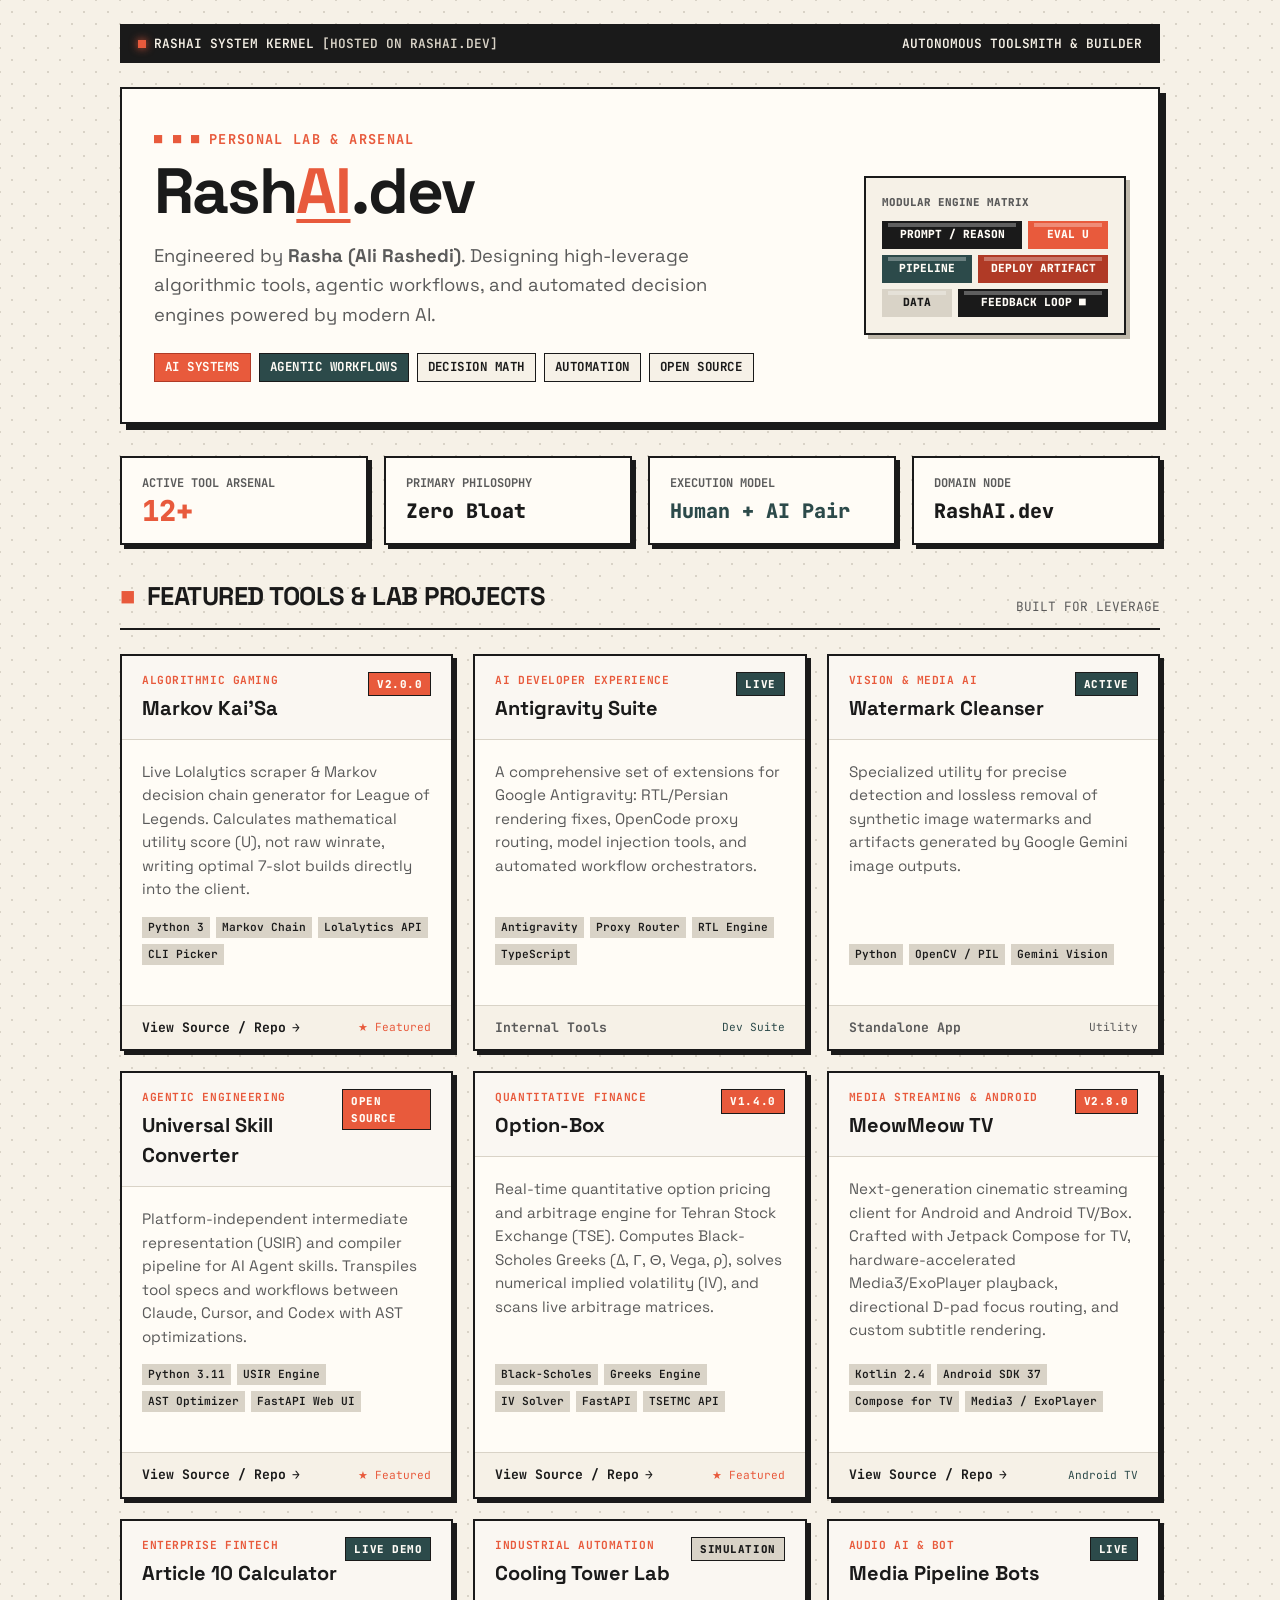
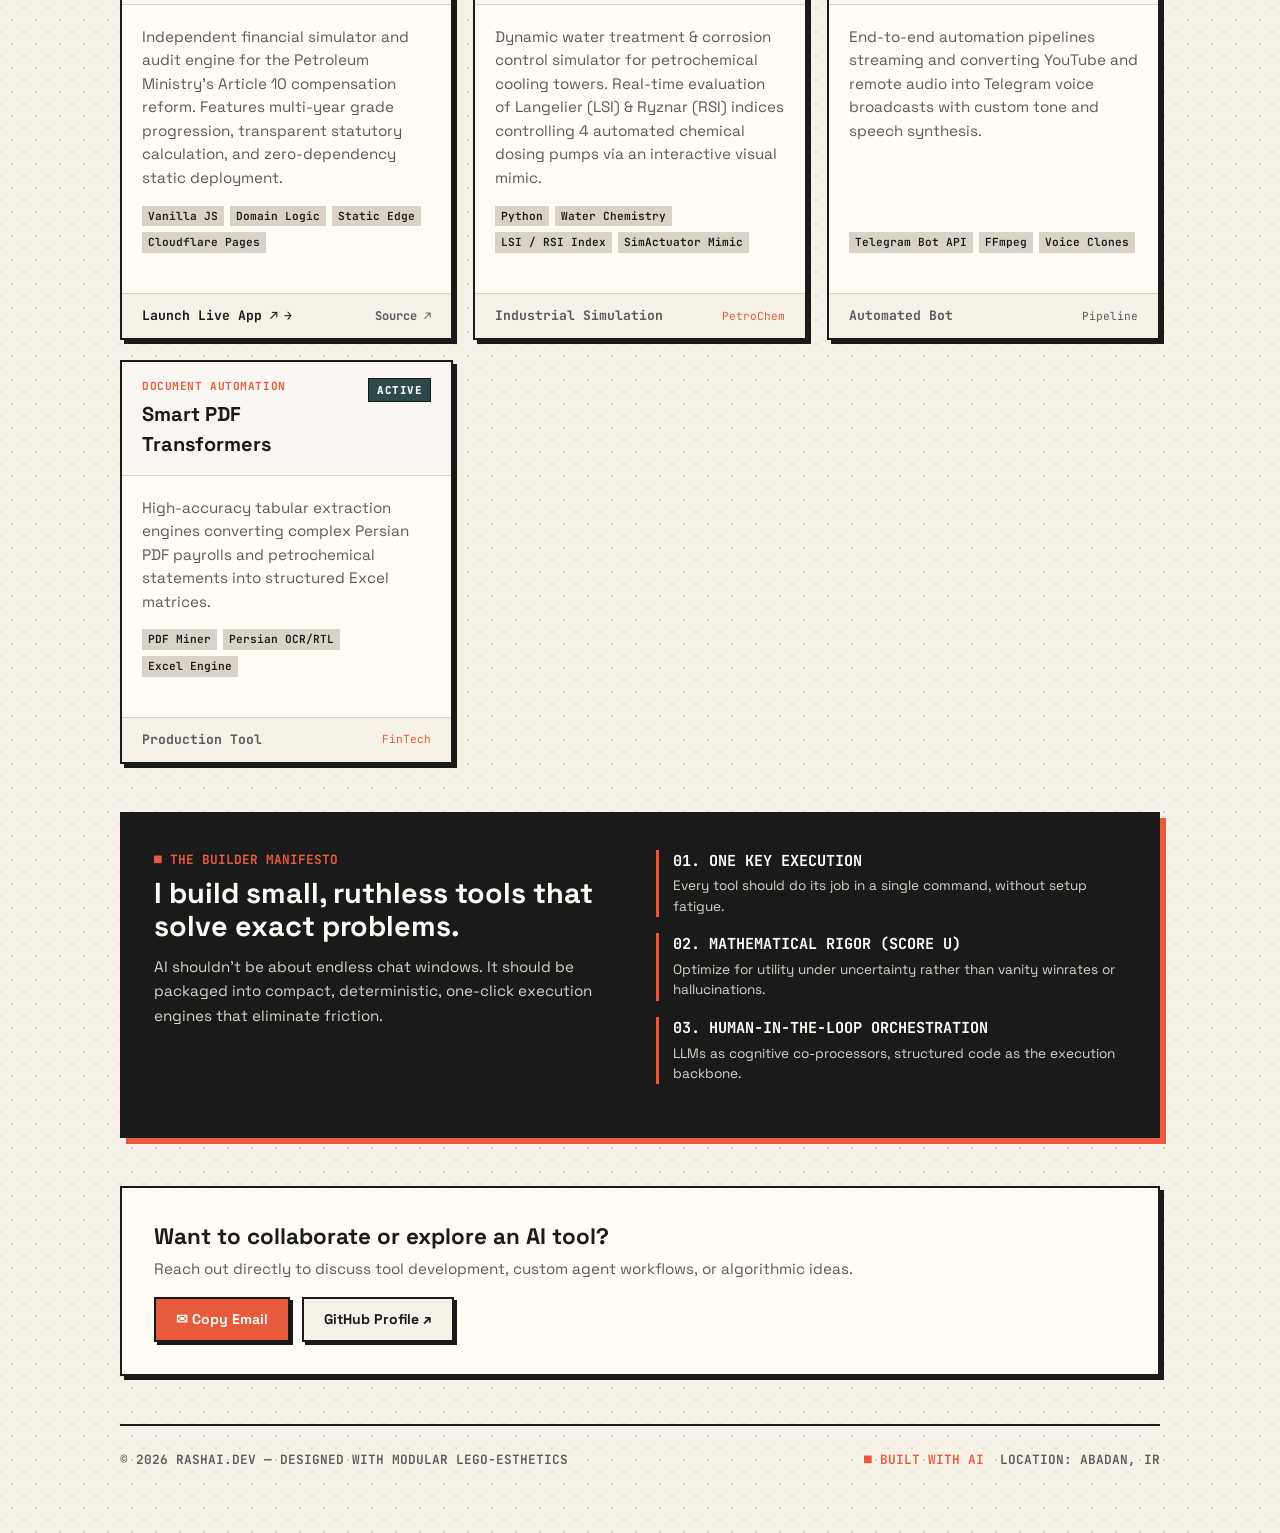
<file: index.html>
<!DOCTYPE html>
<html lang="en">
<head>
  <meta charset="UTF-8">
  <meta name="viewport" content="width=device-width, initial-scale=1.0">
  <title>RashAI.dev — AI Toolsmith & Builder</title>
  <meta name="description" content="Personal lab & portfolio of Rasha (Rashedi). Crafting high-leverage AI tools, decision systems, and automations.">
  <link rel="preconnect" href="https://fonts.googleapis.com">
  <link rel="preconnect" href="https://fonts.gstatic.com" crossorigin>
  <link href="https://fonts.googleapis.com/css2?family=JetBrains+Mono:wght@400;600;700;800&family=Space+Grotesk:wght@500;600;700&display=swap" rel="stylesheet">
  
  <style>
    :root {
      --cream: #F6F1E7;
      --cream-light: #FAF7F2;
      --sand: #D9D3C7;
      --sand-dark: #BFB8AA;
      --ink: #1A1A1A;
      --ink-muted: #5A5A5A;
      --coral: #E85A3C;
      --coral-dark: #B03A26;
      --teal: #2C4A4A;
      --teal-light: #3D6464;
      --white: #FFFCF6;
      --border-thick: 2px solid var(--ink);
      --border-thin: 1px solid var(--sand);
    }

    * {
      box-sizing: border-box;
      margin: 0;
      padding: 0;
    }

    body {
      background-color: var(--cream);
      color: var(--ink);
      font-family: 'Space Grotesk', -apple-system, BlinkMacSystemFont, sans-serif;
      line-height: 1.5;
      padding: 24px 16px 64px;
      min-height: 100vh;
      background-image: 
        radial-gradient(var(--sand) 0.75px, transparent 0.75px),
        radial-gradient(var(--sand) 0.75px, var(--cream) 0.75px);
      background-size: 24px 24px;
      background-position: 0 0, 12px 12px;
    }

    .mono {
      font-family: 'JetBrains Mono', monospace;
    }

    .container {
      max-width: 1040px;
      margin: 0 auto;
    }

    /* Ticker / Top bar */
    .top-bar {
      display: flex;
      justify-content: space-between;
      align-items: center;
      background: var(--ink);
      color: var(--cream);
      padding: 8px 16px;
      font-size: 0.8rem;
      font-weight: 600;
      border: var(--border-thick);
      margin-bottom: 24px;
    }

    .status-badge {
      display: inline-flex;
      align-items: center;
      gap: 8px;
    }

    .status-dot {
      width: 8px;
      height: 8px;
      background: var(--coral);
      display: inline-block;
      box-shadow: 0 0 8px var(--coral);
      animation: pulse 2s infinite;
    }

    @keyframes pulse {
      0% { opacity: 1; }
      50% { opacity: 0.4; }
      100% { opacity: 1; }
    }

    /* Hero section */
    .hero-panel {
      background: var(--white);
      border: var(--border-thick);
      padding: 40px 32px;
      position: relative;
      box-shadow: 6px 6px 0px var(--ink);
      margin-bottom: 32px;
    }

    .hero-grid {
      display: grid;
      grid-template-columns: 1fr auto;
      gap: 32px;
      align-items: center;
    }

    @media (max-width: 768px) {
      .hero-grid {
        grid-template-columns: 1fr;
      }
    }

    .brand-eyebrow {
      color: var(--coral);
      font-size: 0.85rem;
      font-weight: 700;
      letter-spacing: 0.1em;
      text-transform: uppercase;
      margin-bottom: 8px;
      display: flex;
      align-items: center;
      gap: 8px;
    }

    .hero-title {
      font-size: clamp(2.5rem, 5vw, 4rem);
      font-weight: 800;
      line-height: 1.05;
      letter-spacing: -0.03em;
      margin-bottom: 16px;
      color: var(--ink);
    }

    .hero-title span.accent {
      color: var(--coral);
      text-decoration: underline;
      text-decoration-thickness: 4px;
      text-underline-offset: 6px;
    }

    .hero-desc {
      font-size: 1.15rem;
      color: var(--ink-muted);
      max-width: 600px;
      line-height: 1.6;
      margin-bottom: 24px;
    }

    .hero-tags {
      display: flex;
      flex-wrap: wrap;
      gap: 8px;
    }

    .tag {
      font-size: 0.78rem;
      font-weight: 700;
      padding: 4px 10px;
      border: 1px solid var(--ink);
      background: var(--cream);
      text-transform: uppercase;
      letter-spacing: 0.04em;
    }

    .tag.primary {
      background: var(--coral);
      color: var(--white);
      border-color: var(--coral-dark);
    }

    .tag.teal {
      background: var(--teal);
      color: var(--white);
      border-color: var(--ink);
    }

    /* Brick Graphic (Markov / Bauhaus signature) */
    .brick-graphic {
      display: flex;
      flex-direction: column;
      gap: 6px;
      background: var(--cream);
      border: var(--border-thick);
      padding: 16px;
      box-shadow: 4px 4px 0px var(--sand-dark);
    }

    .brick-row {
      display: flex;
      gap: 6px;
    }

    .brick {
      height: 28px;
      display: flex;
      align-items: center;
      justify-content: center;
      font-size: 0.7rem;
      font-weight: 800;
      color: var(--white);
      position: relative;
    }

    .brick::before {
      content: '';
      position: absolute;
      top: 2px;
      left: 6px;
      right: 6px;
      height: 4px;
      background: rgba(255, 255, 255, 0.3);
    }

    .brick-coral { background: var(--coral); }
    .brick-coral-dk { background: var(--coral-dark); }
    .brick-teal { background: var(--teal); }
    .brick-ink { background: var(--ink); }
    .brick-sand { background: var(--sand); color: var(--ink); }

    /* Stats strip */
    .stats-strip {
      display: grid;
      grid-template-columns: repeat(auto-fit, minmax(200px, 1fr));
      gap: 16px;
      margin-bottom: 32px;
    }

    .stat-card {
      background: var(--white);
      border: var(--border-thick);
      padding: 16px 20px;
      box-shadow: 4px 4px 0px var(--ink);
    }

    .stat-label {
      font-size: 0.75rem;
      color: var(--ink-muted);
      text-transform: uppercase;
      font-weight: 700;
      margin-bottom: 4px;
    }

    .stat-value {
      font-size: 1.8rem;
      font-weight: 800;
      color: var(--ink);
      line-height: 1.1;
    }

    /* Section Headers */
    .section-header {
      display: flex;
      justify-content: space-between;
      align-items: flex-end;
      border-bottom: var(--border-thick);
      padding-bottom: 12px;
      margin-bottom: 24px;
    }

    .section-title {
      font-size: 1.6rem;
      font-weight: 800;
      text-transform: uppercase;
      letter-spacing: -0.02em;
      display: flex;
      align-items: center;
      gap: 12px;
    }

    .section-title-mark {
      color: var(--coral);
    }

    /* Tool Grid */
    .tools-grid {
      display: grid;
      grid-template-columns: repeat(auto-fill, minmax(310px, 1fr));
      gap: 20px;
      margin-bottom: 48px;
    }

    .tool-card {
      background: var(--white);
      border: var(--border-thick);
      display: flex;
      flex-direction: column;
      box-shadow: 4px 4px 0px var(--ink);
      transition: transform 0.15s ease, box-shadow 0.15s ease;
      position: relative;
    }

    .tool-card:hover {
      transform: translate(-2px, -2px);
      box-shadow: 6px 6px 0px var(--ink);
    }

    .tool-header {
      padding: 16px 20px;
      border-bottom: 1px solid var(--sand);
      display: flex;
      justify-content: space-between;
      align-items: flex-start;
      background: var(--cream-light);
    }

    .tool-category {
      font-size: 0.7rem;
      font-weight: 700;
      color: var(--coral);
      text-transform: uppercase;
      letter-spacing: 0.05em;
    }

    .tool-name {
      font-size: 1.25rem;
      font-weight: 800;
      margin-top: 4px;
      color: var(--ink);
    }

    .tool-status {
      font-size: 0.68rem;
      font-weight: 800;
      padding: 3px 8px;
      border: 1px solid var(--ink);
      text-transform: uppercase;
      letter-spacing: 0.05em;
    }

    .status-live { 
      background: var(--teal); 
      color: var(--white); 
    }

    .status-beta { 
      background: var(--sand); 
      color: var(--ink); 
    }

    .status-oss { 
      background: var(--coral); 
      color: var(--white); 
    }

    .tool-body {
      padding: 20px;
      flex-grow: 1;
      display: flex;
      flex-direction: column;
      justify-content: space-between;
    }

    .tool-desc {
      font-size: 0.95rem;
      color: var(--ink-muted);
      line-height: 1.55;
      margin-bottom: 16px;
    }

    .tool-specs {
      display: flex;
      flex-wrap: wrap;
      gap: 6px;
      margin-bottom: 20px;
    }

    .spec-item {
      font-size: 0.7rem;
      padding: 2px 6px;
      background: var(--sand);
      color: var(--ink);
      font-weight: 600;
    }

    .tool-footer {
      border-top: 1px solid var(--sand);
      padding: 12px 20px;
      background: var(--cream);
      display: flex;
      justify-content: space-between;
      align-items: center;
    }

    .tool-link {
      font-size: 0.82rem;
      font-weight: 700;
      color: var(--ink);
      text-decoration: none;
      display: inline-flex;
      align-items: center;
      gap: 6px;
      transition: color 0.15s;
    }

    .tool-link:hover {
      color: var(--coral);
    }

    /* Manifesto panel */
    .manifesto-panel {
      background: var(--ink);
      color: var(--cream);
      border: var(--border-thick);
      padding: 36px 32px;
      margin-bottom: 48px;
      box-shadow: 6px 6px 0px var(--coral);
    }

    .manifesto-grid {
      display: grid;
      grid-template-columns: 1fr 1fr;
      gap: 32px;
    }

    @media (max-width: 768px) {
      .manifesto-grid {
        grid-template-columns: 1fr;
      }
    }

    .manifesto-title {
      font-size: 1.8rem;
      font-weight: 800;
      line-height: 1.15;
      margin-bottom: 12px;
      color: var(--white);
    }

    .manifesto-rule {
      border-left: 3px solid var(--coral);
      padding-left: 14px;
      margin-bottom: 16px;
    }

    .manifesto-rule-title {
      font-weight: 700;
      font-size: 0.95rem;
      color: var(--white);
      margin-bottom: 4px;
    }

    .manifesto-rule-text {
      font-size: 0.85rem;
      color: var(--sand);
      line-height: 1.5;
    }

    /* Contact / Connect Section */
    .connect-panel {
      background: var(--white);
      border: var(--border-thick);
      padding: 32px;
      box-shadow: 4px 4px 0px var(--ink);
      display: flex;
      flex-direction: column;
      gap: 20px;
      margin-bottom: 48px;
    }

    .connect-row {
      display: flex;
      flex-wrap: wrap;
      gap: 16px;
      align-items: center;
      justify-content: space-between;
    }

    .btn {
      display: inline-flex;
      align-items: center;
      gap: 8px;
      padding: 10px 20px;
      font-size: 0.88rem;
      font-weight: 700;
      text-decoration: none;
      cursor: pointer;
      border: var(--border-thick);
      transition: all 0.15s ease;
      font-family: inherit;
    }

    .btn-primary {
      background: var(--coral);
      color: var(--white);
      box-shadow: 3px 3px 0px var(--ink);
    }

    .btn-primary:hover {
      background: var(--coral-dark);
      transform: translate(-1px, -1px);
      box-shadow: 4px 4px 0px var(--ink);
    }

    .btn-secondary {
      background: var(--cream);
      color: var(--ink);
      box-shadow: 3px 3px 0px var(--ink);
    }

    .btn-secondary:hover {
      background: var(--sand);
      transform: translate(-1px, -1px);
      box-shadow: 4px 4px 0px var(--ink);
    }

    /* Footer */
    footer {
      border-top: var(--border-thick);
      padding-top: 24px;
      display: flex;
      flex-wrap: wrap;
      justify-content: space-between;
      align-items: center;
      font-size: 0.8rem;
      color: var(--ink-muted);
      font-weight: 600;
      gap: 12px;
    }

    .toast {
      position: fixed;
      bottom: 24px;
      right: 24px;
      background: var(--ink);
      color: var(--white);
      border: 2px solid var(--coral);
      padding: 12px 20px;
      font-size: 0.85rem;
      font-weight: 700;
      box-shadow: 4px 4px 0px rgba(0,0,0,0.3);
      display: none;
      z-index: 1000;
    }
  </style>
</head>
<body>

  <div class="container">
    <!-- Top System Bar -->
    <div class="top-bar mono">
      <div class="status-badge">
        <span class="status-dot"></span>
        <span>RASHAI SYSTEM KERNEL</span>
        <span style="color: var(--sand);">[HOSTED ON RASHAI.DEV]</span>
      </div>
      <div>
        <span>AUTONOMOUS TOOLSMITH & BUILDER</span>
      </div>
    </div>

    <!-- Hero Block -->
    <div class="hero-panel">
      <div class="hero-grid">
        <div>
          <div class="brand-eyebrow mono">
            <span>■ ■ ■</span>
            <span>PERSONAL LAB & ARSENAL</span>
          </div>
          <h1 class="hero-title">
            Rash<span class="accent">AI</span>.dev
          </h1>
          <p class="hero-desc">
            Engineered by <strong>Rasha (Ali Rashedi)</strong>. Designing high-leverage algorithmic tools, agentic workflows, and automated decision engines powered by modern AI.
          </p>
          <div class="hero-tags mono">
            <span class="tag primary">AI Systems</span>
            <span class="tag teal">Agentic Workflows</span>
            <span class="tag">Decision Math</span>
            <span class="tag">Automation</span>
            <span class="tag">Open Source</span>
          </div>
        </div>

        <!-- Markov / Brick Articulation -->
        <div class="brick-graphic mono">
          <div style="font-size: 0.68rem; font-weight: 800; color: var(--ink-muted); margin-bottom: 4px;">
            MODULAR ENGINE MATRIX
          </div>
          <div class="brick-row">
            <div class="brick brick-ink" style="width: 140px;">PROMPT / REASON</div>
            <div class="brick brick-coral" style="width: 80px;">EVAL U</div>
          </div>
          <div class="brick-row">
            <div class="brick brick-teal" style="width: 90px;">PIPELINE</div>
            <div class="brick brick-coral-dk" style="width: 130px;">DEPLOY ARTIFACT</div>
          </div>
          <div class="brick-row">
            <div class="brick brick-sand" style="width: 70px;">DATA</div>
            <div class="brick brick-ink" style="width: 150px;">FEEDBACK LOOP ■</div>
          </div>
        </div>
      </div>
    </div>

    <!-- Quick Stats Metrics -->
    <div class="stats-strip mono">
      <div class="stat-card">
        <div class="stat-label">Active Tool Arsenal</div>
        <div class="stat-value" style="color: var(--coral);">12+</div>
      </div>
      <div class="stat-card">
        <div class="stat-label">Primary Philosophy</div>
        <div class="stat-value" style="font-size: 1.25rem; padding-top: 4px;">Zero Bloat</div>
      </div>
      <div class="stat-card">
        <div class="stat-label">Execution Model</div>
        <div class="stat-value" style="font-size: 1.25rem; padding-top: 4px; color: var(--teal);">Human + AI Pair</div>
      </div>
      <div class="stat-card">
        <div class="stat-label">Domain Node</div>
        <div class="stat-value" style="font-size: 1.25rem; padding-top: 4px;">RashAI.dev</div>
      </div>
    </div>

    <!-- Tools Showcase -->
    <section>
      <div class="section-header">
        <div class="section-title">
          <span class="section-title-mark">■</span>
          <span>Featured Tools & Lab Projects</span>
        </div>
        <div class="mono" style="font-size: 0.8rem; color: var(--ink-muted);">
          <span>BUILT FOR LEVERAGE</span>
        </div>
      </div>

      <div class="tools-grid">
        
        <!-- Tool 1: Markov Kai'Sa -->
        <div class="tool-card">
          <div class="tool-header">
            <div>
              <div class="tool-category mono">Algorithmic Gaming</div>
              <div class="tool-name">Markov Kai'Sa</div>
            </div>
            <span class="tool-status status-oss mono">v2.0.0</span>
          </div>
          <div class="tool-body">
            <p class="tool-desc">
              Live Lolalytics scraper & Markov decision chain generator for League of Legends. Calculates mathematical utility score (U), not raw winrate, writing optimal 7-slot builds directly into the client.
            </p>
            <div class="tool-specs mono">
              <span class="spec-item">Python 3</span>
              <span class="spec-item">Markov Chain</span>
              <span class="spec-item">Lolalytics API</span>
              <span class="spec-item">CLI Picker</span>
            </div>
          </div>
          <div class="tool-footer mono">
            <a href="https://github.com/PersianXM/markov-kaisa" target="_blank" class="tool-link">
              <span>View Source / Repo</span>
              <span>→</span>
            </a>
            <span style="font-size: 0.7rem; color: var(--coral);">★ Featured</span>
          </div>
        </div>

        <!-- Tool 2: Antigravity Ecosystem Extensions -->
        <div class="tool-card">
          <div class="tool-header">
            <div>
              <div class="tool-category mono">AI Developer Experience</div>
              <div class="tool-name">Antigravity Suite</div>
            </div>
            <span class="tool-status status-live mono">Live</span>
          </div>
          <div class="tool-body">
            <p class="tool-desc">
              A comprehensive set of extensions for Google Antigravity: RTL/Persian rendering fixes, OpenCode proxy routing, model injection tools, and automated workflow orchestrators.
            </p>
            <div class="tool-specs mono">
              <span class="spec-item">Antigravity</span>
              <span class="spec-item">Proxy Router</span>
              <span class="spec-item">RTL Engine</span>
              <span class="spec-item">TypeScript</span>
            </div>
          </div>
          <div class="tool-footer mono">
            <span class="tool-link" style="color: var(--ink-muted);">
              <span>Internal Tools</span>
            </span>
            <span style="font-size: 0.7rem; color: var(--teal);">Dev Suite</span>
          </div>
        </div>

        <!-- Tool 3: Gemini Watermark Remover -->
        <div class="tool-card">
          <div class="tool-header">
            <div>
              <div class="tool-category mono">Vision & Media AI</div>
              <div class="tool-name">Watermark Cleanser</div>
            </div>
            <span class="tool-status status-live mono">Active</span>
          </div>
          <div class="tool-body">
            <p class="tool-desc">
              Specialized utility for precise detection and lossless removal of synthetic image watermarks and artifacts generated by Google Gemini image outputs.
            </p>
            <div class="tool-specs mono">
              <span class="spec-item">Python</span>
              <span class="spec-item">OpenCV / PIL</span>
              <span class="spec-item">Gemini Vision</span>
            </div>
          </div>
          <div class="tool-footer mono">
            <span class="tool-link" style="color: var(--ink-muted);">
              <span>Standalone App</span>
            </span>
            <span style="font-size: 0.7rem; color: var(--ink-muted);">Utility</span>
          </div>
        </div>

        <!-- Tool 4: Universal Skill Converter -->
        <div class="tool-card">
          <div class="tool-header">
            <div>
              <div class="tool-category mono">Agentic Engineering</div>
              <div class="tool-name">Universal Skill Converter</div>
            </div>
            <span class="tool-status status-oss mono">Open Source</span>
          </div>
          <div class="tool-body">
            <p class="tool-desc">
              Platform-independent intermediate representation (USIR) and compiler pipeline for AI Agent skills. Transpiles tool specs and workflows between Claude, Cursor, and Codex with AST optimizations.
            </p>
            <div class="tool-specs mono">
              <span class="spec-item">Python 3.11</span>
              <span class="spec-item">USIR Engine</span>
              <span class="spec-item">AST Optimizer</span>
              <span class="spec-item">FastAPI Web UI</span>
            </div>
          </div>
          <div class="tool-footer mono">
            <a href="https://github.com/PersianXM/universal-skill-converter" target="_blank" class="tool-link">
              <span>View Source / Repo</span>
              <span>→</span>
            </a>
            <span style="font-size: 0.7rem; color: var(--coral);">★ Featured</span>
          </div>
        </div>

        <!-- Tool: Option-Box -->
        <div class="tool-card">
          <div class="tool-header">
            <div>
              <div class="tool-category mono">Quantitative Finance</div>
              <div class="tool-name">Option-Box</div>
            </div>
            <span class="tool-status status-oss mono">v1.4.0</span>
          </div>
          <div class="tool-body">
            <p class="tool-desc">
              Real-time quantitative option pricing and arbitrage engine for Tehran Stock Exchange (TSE). Computes Black-Scholes Greeks (&Delta;, &Gamma;, &Theta;, Vega, &rho;), solves numerical implied volatility (IV), and scans live arbitrage matrices.
            </p>
            <div class="tool-specs mono">
              <span class="spec-item">Black-Scholes</span>
              <span class="spec-item">Greeks Engine</span>
              <span class="spec-item">IV Solver</span>
              <span class="spec-item">FastAPI</span>
              <span class="spec-item">TSETMC API</span>
            </div>
          </div>
          <div class="tool-footer mono">
            <a href="https://github.com/PersianXM/Option-Box" target="_blank" class="tool-link">
              <span>View Source / Repo</span>
              <span>→</span>
            </a>
            <span style="font-size: 0.7rem; color: var(--coral);">★ Featured</span>
          </div>
        </div>

        <!-- Tool: MeowMeow TV -->
        <div class="tool-card">
          <div class="tool-header">
            <div>
              <div class="tool-category mono">Media Streaming & Android</div>
              <div class="tool-name">MeowMeow TV</div>
            </div>
            <span class="tool-status status-oss mono">v2.8.0</span>
          </div>
          <div class="tool-body">
            <p class="tool-desc">
              Next-generation cinematic streaming client for Android and Android TV/Box. Crafted with Jetpack Compose for TV, hardware-accelerated Media3/ExoPlayer playback, directional D-pad focus routing, and custom subtitle rendering.
            </p>
            <div class="tool-specs mono">
              <span class="spec-item">Kotlin 2.4</span>
              <span class="spec-item">Android SDK 37</span>
              <span class="spec-item">Compose for TV</span>
              <span class="spec-item">Media3 / ExoPlayer</span>
            </div>
          </div>
          <div class="tool-footer mono">
            <a href="https://github.com/PersianXM/MeowMeow" target="_blank" class="tool-link">
              <span>View Source / Repo</span>
              <span>→</span>
            </a>
            <span style="font-size: 0.7rem; color: var(--teal);">Android TV</span>
          </div>
        </div>

        <!-- Tool: Article 10 Calculator -->
        <div class="tool-card">
          <div class="tool-header">
            <div>
              <div class="tool-category mono">Enterprise FinTech</div>
              <div class="tool-name">Article 10 Calculator</div>
            </div>
            <span class="tool-status status-live mono">Live Demo</span>
          </div>
          <div class="tool-body">
            <p class="tool-desc">
              Independent financial simulator and audit engine for the Petroleum Ministry's Article 10 compensation reform. Features multi-year grade progression, transparent statutory calculation, and zero-dependency static deployment.
            </p>
            <div class="tool-specs mono">
              <span class="spec-item">Vanilla JS</span>
              <span class="spec-item">Domain Logic</span>
              <span class="spec-item">Static Edge</span>
              <span class="spec-item">Cloudflare Pages</span>
            </div>
          </div>
          <div class="tool-footer mono">
            <a href="https://m10.rashai.dev/" target="_blank" class="tool-link">
              <span>Launch Live App ↗</span>
              <span>→</span>
            </a>
            <a href="https://github.com/PersianXM/Article-10-Salary-Calculator" target="_blank" class="tool-link" style="font-size: 0.75rem; color: var(--ink-muted);">
              <span>Source ↗</span>
            </a>
          </div>
        </div>

        <!-- Tool: Petrochemical Cooling Tower Lab -->
        <div class="tool-card">
          <div class="tool-header">
            <div>
              <div class="tool-category mono">Industrial Automation</div>
              <div class="tool-name">Cooling Tower Lab</div>
            </div>
            <span class="tool-status status-beta mono">Simulation</span>
          </div>
          <div class="tool-body">
            <p class="tool-desc">
              Dynamic water treatment & corrosion control simulator for petrochemical cooling towers. Real-time evaluation of Langelier (LSI) & Ryznar (RSI) indices controlling 4 automated chemical dosing pumps via an interactive visual mimic.
            </p>
            <div class="tool-specs mono">
              <span class="spec-item">Python</span>
              <span class="spec-item">Water Chemistry</span>
              <span class="spec-item">LSI / RSI Index</span>
              <span class="spec-item">SimActuator Mimic</span>
            </div>
          </div>
          <div class="tool-footer mono">
            <span class="tool-link" style="color: var(--ink-muted);">
              <span>Industrial Simulation</span>
            </span>
            <span style="font-size: 0.7rem; color: var(--coral);">PetroChem</span>
          </div>
        </div>

        <!-- Tool 5: Voice & Audio Automations -->
        <div class="tool-card">
          <div class="tool-header">
            <div>
              <div class="tool-category mono">Audio AI & Bot</div>
              <div class="tool-name">Media Pipeline Bots</div>
            </div>
            <span class="tool-status status-live mono">Live</span>
          </div>
          <div class="tool-body">
            <p class="tool-desc">
              End-to-end automation pipelines streaming and converting YouTube and remote audio into Telegram voice broadcasts with custom tone and speech synthesis.
            </p>
            <div class="tool-specs mono">
              <span class="spec-item">Telegram Bot API</span>
              <span class="spec-item">FFmpeg</span>
              <span class="spec-item">Voice Clones</span>
            </div>
          </div>
          <div class="tool-footer mono">
            <span class="tool-link" style="color: var(--ink-muted);">
              <span>Automated Bot</span>
            </span>
            <span style="font-size: 0.7rem; color: var(--ink-muted);">Pipeline</span>
          </div>
        </div>

        <!-- Tool 6: Domain Specific Financial Parsers -->
        <div class="tool-card">
          <div class="tool-header">
            <div>
              <div class="tool-category mono">Document Automation</div>
              <div class="tool-name">Smart PDF Transformers</div>
            </div>
            <span class="tool-status status-live mono">Active</span>
          </div>
          <div class="tool-body">
            <p class="tool-desc">
              High-accuracy tabular extraction engines converting complex Persian PDF payrolls and petrochemical statements into structured Excel matrices.
            </p>
            <div class="tool-specs mono">
              <span class="spec-item">PDF Miner</span>
              <span class="spec-item">Persian OCR/RTL</span>
              <span class="spec-item">Excel Engine</span>
            </div>
          </div>
          <div class="tool-footer mono">
            <span class="tool-link" style="color: var(--ink-muted);">
              <span>Production Tool</span>
            </span>
            <span style="font-size: 0.7rem; color: var(--coral);">FinTech</span>
          </div>
        </div>

      </div>
    </section>

    <!-- Manifesto / Building Principles -->
    <div class="manifesto-panel">
      <div class="manifesto-grid">
        <div>
          <div class="mono" style="color: var(--coral); font-size: 0.8rem; font-weight: 700; margin-bottom: 8px;">
            ■ THE BUILDER MANIFESTO
          </div>
          <h2 class="manifesto-title">
            I build small, ruthless tools that solve exact problems.
          </h2>
          <p style="color: var(--sand); font-size: 0.95rem; line-height: 1.6;">
            AI shouldn't be about endless chat windows. It should be packaged into compact, deterministic, one-click execution engines that eliminate friction.
          </p>
        </div>
        <div>
          <div class="manifesto-rule">
            <div class="manifesto-rule-title mono">01. ONE KEY EXECUTION</div>
            <div class="manifesto-rule-text">Every tool should do its job in a single command, without setup fatigue.</div>
          </div>
          <div class="manifesto-rule">
            <div class="manifesto-rule-title mono">02. MATHEMATICAL RIGOR (SCORE U)</div>
            <div class="manifesto-rule-text">Optimize for utility under uncertainty rather than vanity winrates or hallucinations.</div>
          </div>
          <div class="manifesto-rule">
            <div class="manifesto-rule-title mono">03. HUMAN-IN-THE-LOOP ORCHESTRATION</div>
            <div class="manifesto-rule-text">LLMs as cognitive co-processors, structured code as the execution backbone.</div>
          </div>
        </div>
      </div>
    </div>

    <!-- Connect & Links -->
    <div class="connect-panel">
      <div class="connect-row">
        <div>
          <h3 style="font-size: 1.4rem; font-weight: 800; color: var(--ink); margin-bottom: 4px;">
            Want to collaborate or explore an AI tool?
          </h3>
          <p style="font-size: 0.95rem; color: var(--ink-muted);">
            Reach out directly to discuss tool development, custom agent workflows, or algorithmic ideas.
          </p>
        </div>
        <div style="display: flex; gap: 12px; flex-wrap: wrap;">
          <button class="btn btn-primary mono" onclick="copyContact()">
            <span>✉ Copy Email</span>
          </button>
          <a href="https://github.com/PersianXM" target="_blank" class="btn btn-secondary mono">
            <span>GitHub Profile ↗</span>
          </a>
        </div>
      </div>
    </div>

    <!-- Footer -->
    <footer class="mono">
      <div>
        <span>© 2026 RASHAI.DEV — DESIGNED WITH MODULAR LEGO-ESTHETICS</span>
      </div>
      <div style="display: flex; gap: 16px;">
        <span style="color: var(--coral);">■ BUILT WITH AI</span>
        <span>LOCATION: ABADAN, IR</span>
      </div>
    </footer>
  </div>

  <!-- Toast -->
  <div id="toast" class="toast mono">
    ✓ Email copied: me@rashai.dev
  </div>

  <script>
    function copyContact() {
      const email = 'me@rashai.dev';
      navigator.clipboard.writeText(email).then(() => {
        const toast = document.getElementById('toast');
        toast.style.display = 'block';
        setTimeout(() => {
          toast.style.display = 'none';
        }, 3000);
      });
    }
  </script>
</body>
</html>
</file>
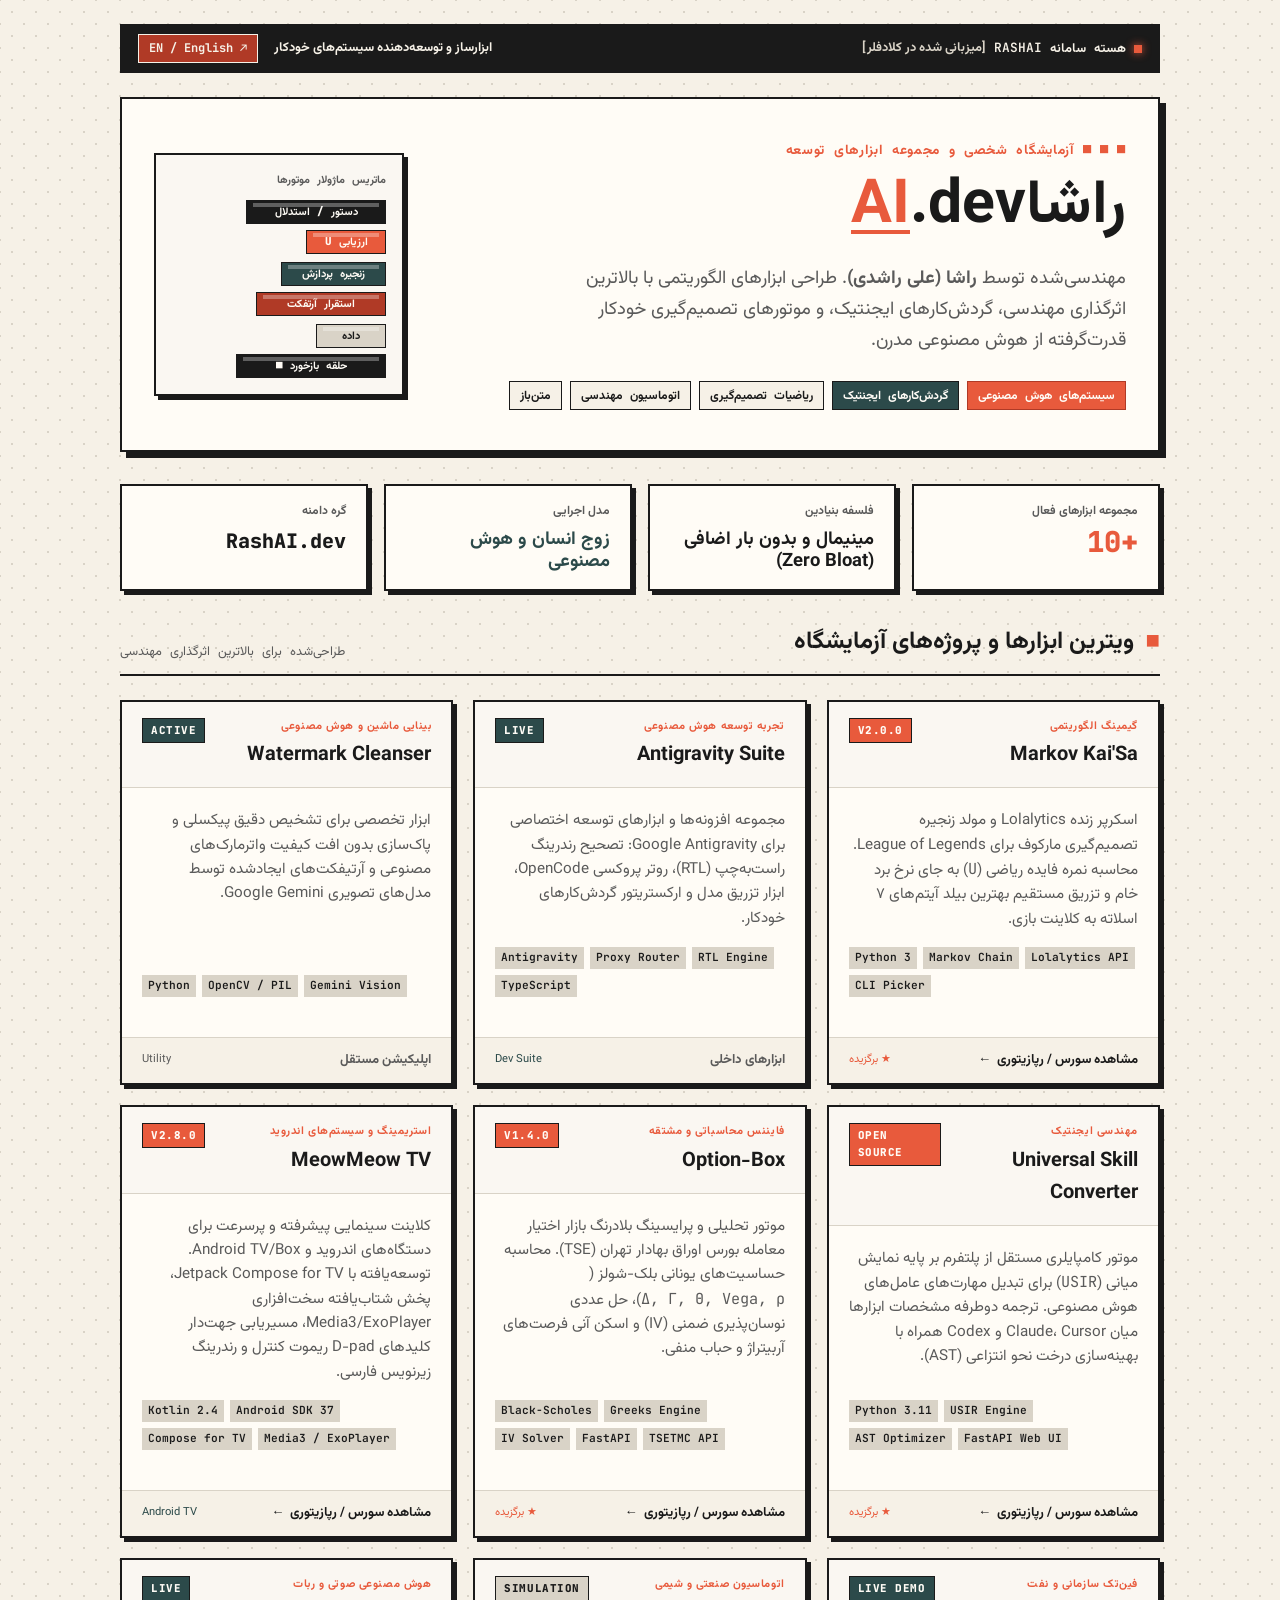
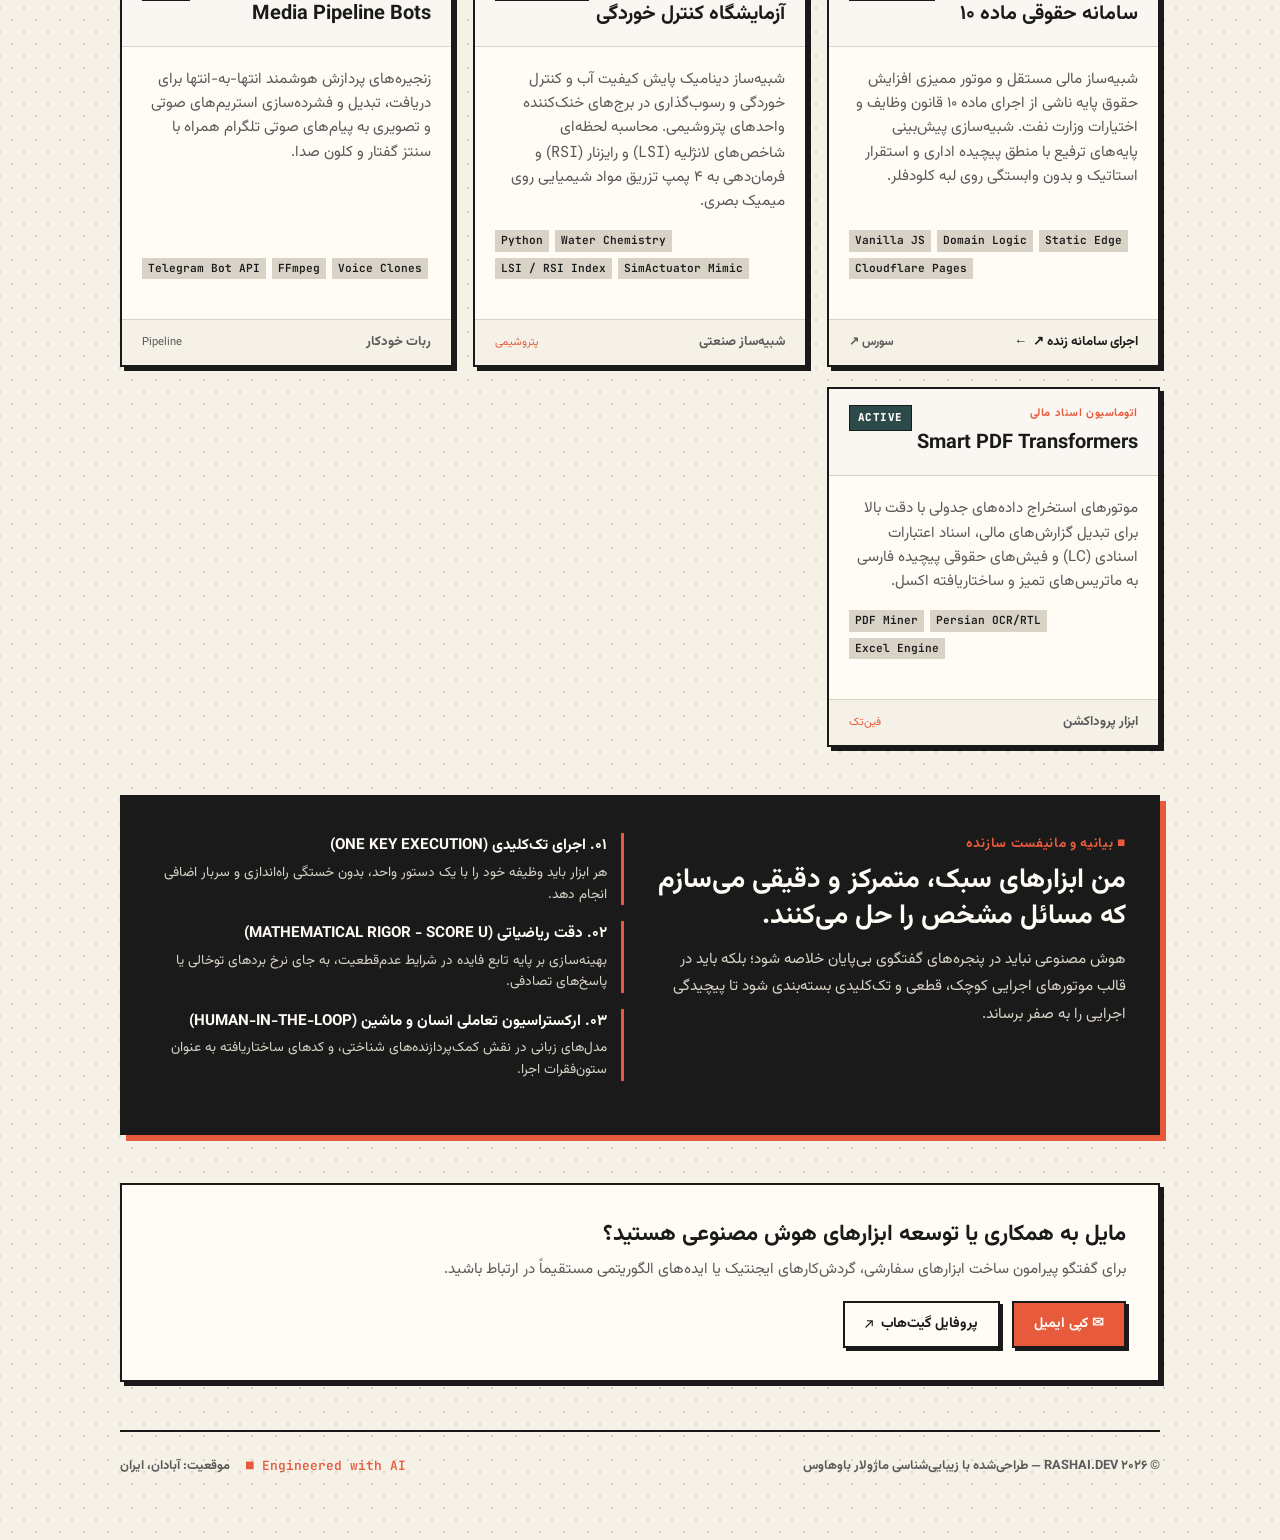
<file: fa.html>
<!DOCTYPE html>
<html lang="fa" dir="rtl">
<head>
  <meta charset="UTF-8">
  <meta name="viewport" content="width=device-width, initial-scale=1.0">
  <title>علی راشدی (راشا) — ابزارساز و مهندس سیستم‌های هوش مصنوعی | RashAI.dev</title>
  <meta name="description" content="آزمایشگاه شخصی و مجموعه ابزارهای توسعه علی راشدی (راشا). طراحی ابزارهای الگوریتمی با بالاترین اثرگذاری، سیستم‌های ایجنتیک و تصمیم‌گیری خودکار.">
  <link rel="preconnect" href="https://fonts.googleapis.com">
  <link rel="preconnect" href="https://fonts.gstatic.com" crossorigin>
  <link href="https://fonts.googleapis.com/css2?family=JetBrains+Mono:wght@400;600;700;800&display=swap" rel="stylesheet">
  
  <style>
    @font-face {
      font-family: 'Vazirmatn';
      src: url('assets/fonts/vazirmatn/vazirmatn_regular.ttf') format('truetype');
      font-weight: 400;
      font-style: normal;
      font-display: swap;
    }

    @font-face {
      font-family: 'Vazirmatn';
      src: url('assets/fonts/vazirmatn/vazirmatn_bold.ttf') format('truetype');
      font-weight: 700;
      font-style: normal;
      font-display: swap;
    }

    :root {
      --cream: #F6F1E7;
      --cream-light: #FAF7F2;
      --sand: #D9D3C7;
      --sand-dark: #BFB8AA;
      --ink: #1A1A1A;
      --ink-muted: #5A5A5A;
      --coral: #E85A3C;
      --coral-dark: #B03A26;
      --teal: #2C4A4A;
      --teal-light: #3D6464;
      --white: #FFFCF6;
      --border-thick: 2px solid var(--ink);
      --border-thin: 1px solid var(--sand);
    }

    * {
      box-sizing: border-box;
      margin: 0;
      padding: 0;
    }

    body {
      background-color: var(--cream);
      color: var(--ink);
      font-family: 'Vazirmatn', -apple-system, BlinkMacSystemFont, 'Segoe UI', Tahoma, sans-serif;
      line-height: 1.6;
      padding: 24px 16px 64px;
      min-height: 100vh;
      background-image: 
        radial-gradient(var(--sand) 0.75px, transparent 0.75px),
        radial-gradient(var(--sand) 0.75px, var(--cream) 0.75px);
      background-size: 24px 24px;
      background-position: 0 0, 12px 12px;
    }

    /* دسترسی‌پذیری و استایل فوکوس کیبورد بر اساس اصول باوهاوس */
    a:focus-visible, button:focus-visible {
      outline: 2px dashed var(--coral);
      outline-offset: 3px;
    }

    .mono {
      font-family: 'JetBrains Mono', 'Vazirmatn', monospace;
      direction: ltr;
      display: inline-block;
    }

    .mono-rtl {
      font-family: 'JetBrains Mono', 'Vazirmatn', monospace;
    }

    .container {
      max-width: 1040px;
      margin: 0 auto;
    }

    /* Ticker / Top bar */
    .top-bar {
      display: flex;
      justify-content: space-between;
      align-items: center;
      background: var(--ink);
      color: var(--cream);
      padding: 8px 16px;
      font-size: 0.8rem;
      font-weight: 600;
      border: var(--border-thick);
      margin-bottom: 24px;
      gap: 12px;
      flex-wrap: wrap;
    }

    .status-badge {
      display: inline-flex;
      align-items: center;
      gap: 8px;
    }

    .status-dot {
      width: 8px;
      height: 8px;
      background: var(--coral);
      display: inline-block;
      box-shadow: 0 0 8px var(--coral);
      animation: pulse 2s infinite;
    }

    @keyframes pulse {
      0% { opacity: 1; }
      50% { opacity: 0.4; }
      100% { opacity: 1; }
    }

    .switch-lang-btn {
      color: var(--cream);
      background: var(--coral-dark);
      padding: 4px 10px;
      border: 1px solid var(--cream);
      font-size: 0.75rem;
      font-weight: 700;
      text-decoration: none;
      display: inline-flex;
      align-items: center;
      gap: 6px;
      transition: background 0.15s ease;
    }

    .switch-lang-btn:hover {
      background: var(--coral);
    }

    /* Hero section */
    .hero-panel {
      background: var(--white);
      border: var(--border-thick);
      padding: 40px 32px;
      position: relative;
      box-shadow: 6px 6px 0px var(--ink);
      margin-bottom: 32px;
    }

    .hero-grid {
      display: grid;
      grid-template-columns: 1fr auto;
      gap: 32px;
      align-items: center;
    }

    @media (max-width: 768px) {
      .hero-grid {
        grid-template-columns: 1fr;
      }
    }

    .brand-eyebrow {
      color: var(--coral);
      font-size: 0.85rem;
      font-weight: 700;
      letter-spacing: 0.05em;
      text-transform: uppercase;
      margin-bottom: 8px;
      display: flex;
      align-items: center;
      gap: 8px;
    }

    .hero-title {
      font-size: clamp(2.3rem, 5vw, 3.8rem);
      font-weight: 800;
      line-height: 1.28;
      letter-spacing: normal;
      margin-bottom: 16px;
      color: var(--ink);
    }

    .hero-title span.accent {
      color: var(--coral);
      text-decoration: underline;
      text-decoration-thickness: 4px;
      text-underline-offset: 8px;
    }

    .hero-desc {
      font-size: 1.15rem;
      color: var(--ink-muted);
      max-width: 600px;
      line-height: 1.7;
      margin-bottom: 24px;
    }

    .hero-tags {
      display: flex;
      flex-wrap: wrap;
      gap: 8px;
    }

    .tag {
      font-size: 0.75rem;
      padding: 4px 10px;
      background: var(--cream);
      border: 1px solid var(--ink);
      font-weight: 700;
    }

    .tag.primary {
      background: var(--coral);
      color: var(--white);
      border-color: var(--coral-dark);
    }

    .tag.teal {
      background: var(--teal);
      color: var(--white);
    }

    /* Brick articulation */
    .brick-graphic {
      background: var(--cream-light);
      border: var(--border-thick);
      padding: 16px;
      box-shadow: 4px 4px 0px var(--ink);
      width: 250px;
      max-width: 100%;
      display: flex;
      flex-direction: column;
      gap: 8px;
    }

    .brick-row {
      display: flex;
      gap: 6px;
      flex-wrap: wrap;
    }

    .brick {
      height: 24px;
      border: 1px solid var(--ink);
      display: flex;
      align-items: center;
      justify-content: center;
      font-size: 0.68rem;
      font-weight: 800;
      color: var(--white);
      position: relative;
    }

    .brick::before {
      content: '';
      position: absolute;
      top: 2px;
      left: 6px;
      right: 6px;
      height: 4px;
      background: rgba(255, 255, 255, 0.3);
    }

    .brick-coral { background: var(--coral); }
    .brick-coral-dk { background: var(--coral-dark); }
    .brick-teal { background: var(--teal); }
    .brick-ink { background: var(--ink); }
    .brick-sand { background: var(--sand); color: var(--ink); }

    /* Stats strip */
    .stats-strip {
      display: grid;
      grid-template-columns: repeat(auto-fit, minmax(200px, 1fr));
      gap: 16px;
      margin-bottom: 32px;
    }

    .stat-card {
      background: var(--white);
      border: var(--border-thick);
      padding: 16px 20px;
      box-shadow: 4px 4px 0px var(--ink);
    }

    .stat-label {
      font-size: 0.75rem;
      color: var(--ink-muted);
      text-transform: uppercase;
      font-weight: 700;
      margin-bottom: 4px;
    }

    .stat-value {
      font-size: 1.8rem;
      font-weight: 800;
      color: var(--ink);
      line-height: 1.2;
    }

    /* Section Headers */
    .section-header {
      display: flex;
      justify-content: space-between;
      align-items: flex-end;
      border-bottom: var(--border-thick);
      padding-bottom: 12px;
      margin-bottom: 24px;
    }

    .section-title {
      font-size: 1.5rem;
      font-weight: 800;
      text-transform: uppercase;
      letter-spacing: normal;
      display: flex;
      align-items: center;
      gap: 12px;
    }

    .section-title-mark {
      color: var(--coral);
    }

    /* Tool Grid */
    .tools-grid {
      display: grid;
      grid-template-columns: repeat(auto-fill, minmax(310px, 1fr));
      gap: 20px;
      margin-bottom: 48px;
    }

    .tool-card {
      background: var(--white);
      border: var(--border-thick);
      display: flex;
      flex-direction: column;
      box-shadow: 4px 4px 0px var(--ink);
      transition: transform 0.15s ease, box-shadow 0.15s ease;
      position: relative;
    }

    .tool-card:hover {
      transform: translate(-2px, -2px);
      box-shadow: 6px 6px 0px var(--ink);
    }

    .tool-header {
      padding: 16px 20px;
      border-bottom: 1px solid var(--sand);
      display: flex;
      justify-content: space-between;
      align-items: flex-start;
      background: var(--cream-light);
    }

    .tool-category {
      font-size: 0.7rem;
      font-weight: 700;
      color: var(--coral);
      text-transform: uppercase;
      letter-spacing: 0.05em;
    }

    .tool-name {
      font-size: 1.25rem;
      font-weight: 800;
      margin-top: 4px;
      color: var(--ink);
    }

    .tool-status {
      font-size: 0.68rem;
      font-weight: 800;
      padding: 3px 8px;
      border: 1px solid var(--ink);
      text-transform: uppercase;
      letter-spacing: 0.05em;
    }

    .status-live { 
      background: var(--teal); 
      color: var(--white); 
    }

    .status-beta { 
      background: var(--sand); 
      color: var(--ink); 
    }

    .status-oss { 
      background: var(--coral); 
      color: var(--white); 
    }

    .tool-body {
      padding: 20px;
      flex-grow: 1;
      display: flex;
      flex-direction: column;
      justify-content: space-between;
    }

    .tool-desc {
      font-size: 0.95rem;
      color: var(--ink-muted);
      line-height: 1.6;
      margin-bottom: 16px;
    }

    .tool-specs {
      display: flex;
      flex-wrap: wrap;
      gap: 6px;
      margin-bottom: 20px;
    }

    .spec-item {
      font-size: 0.7rem;
      padding: 2px 6px;
      background: var(--sand);
      color: var(--ink);
      font-weight: 600;
    }

    .tool-footer {
      border-top: 1px solid var(--sand);
      padding: 12px 20px;
      background: var(--cream);
      display: flex;
      justify-content: space-between;
      align-items: center;
    }

    .tool-link {
      font-size: 0.82rem;
      font-weight: 700;
      color: var(--ink);
      text-decoration: none;
      display: inline-flex;
      align-items: center;
      gap: 6px;
      transition: color 0.15s;
    }

    .tool-link:hover {
      color: var(--coral);
    }

    /* Manifesto panel */
    .manifesto-panel {
      background: var(--ink);
      color: var(--cream);
      border: var(--border-thick);
      padding: 36px 32px;
      margin-bottom: 48px;
      box-shadow: 6px 6px 0px var(--coral);
    }

    .manifesto-grid {
      display: grid;
      grid-template-columns: 1fr 1fr;
      gap: 32px;
    }

    @media (max-width: 768px) {
      .manifesto-grid {
        grid-template-columns: 1fr;
      }
    }

    .manifesto-title {
      font-size: 1.7rem;
      font-weight: 800;
      line-height: 1.3;
      margin-bottom: 12px;
      color: var(--white);
    }

    .manifesto-rule {
      border-right: 3px solid var(--coral);
      padding-right: 14px;
      margin-bottom: 16px;
    }

    .manifesto-rule-title {
      font-weight: 700;
      font-size: 0.95rem;
      color: var(--white);
      margin-bottom: 4px;
    }

    .manifesto-rule-text {
      font-size: 0.85rem;
      color: var(--sand);
      line-height: 1.6;
    }

    /* Connect Section */
    .connect-panel {
      background: var(--white);
      border: var(--border-thick);
      padding: 32px;
      box-shadow: 4px 4px 0px var(--ink);
      margin-bottom: 48px;
    }

    .connect-row {
      display: flex;
      justify-content: space-between;
      align-items: center;
      flex-wrap: wrap;
      gap: 20px;
    }

    .btn {
      font-family: 'Vazirmatn', -apple-system, BlinkMacSystemFont, 'Segoe UI', Roboto, sans-serif;
      display: inline-flex;
      align-items: center;
      justify-content: center;
      gap: 8px;
      padding: 10px 20px;
      font-size: 0.88rem;
      font-weight: 700;
      text-decoration: none;
      cursor: pointer;
      border: var(--border-thick);
      transition: transform 0.1s, box-shadow 0.1s;
      letter-spacing: -0.01em;
    }

    .btn-primary {
      background: var(--coral);
      color: var(--white);
      box-shadow: 3px 3px 0px var(--ink);
    }

    .btn-primary:hover {
      background: var(--coral-dark);
      transform: translate(-1px, -1px);
      box-shadow: 4px 4px 0px var(--ink);
    }

    .btn-secondary {
      background: var(--white);
      color: var(--ink);
      box-shadow: 3px 3px 0px var(--ink);
    }

    .btn-secondary:hover {
      background: var(--sand);
      transform: translate(-1px, -1px);
      box-shadow: 4px 4px 0px var(--ink);
    }

    /* Footer */
    footer {
      border-top: var(--border-thick);
      padding-top: 24px;
      display: flex;
      flex-wrap: wrap;
      justify-content: space-between;
      align-items: center;
      font-size: 0.8rem;
      color: var(--ink-muted);
      font-weight: 600;
      gap: 12px;
    }

    .toast {
      position: fixed;
      bottom: 24px;
      left: 24px;
      background: var(--ink);
      color: var(--white);
      border: 2px solid var(--coral);
      padding: 12px 20px;
      font-size: 0.85rem;
      font-weight: 700;
      box-shadow: 4px 4px 0px rgba(0,0,0,0.3);
      display: none;
      z-index: 1000;
    }
  </style>
</head>
<body>

  <div class="container">
    <!-- Top System Bar -->
    <div class="top-bar">
      <div class="status-badge">
        <span class="status-dot"></span>
        <span class="mono-rtl">هسته سامانه RASHAI</span>
        <span style="color: var(--sand);">[میزبانی شده در کلادفلر]</span>
      </div>
      <div style="display: flex; align-items: center; gap: 16px;">
        <span>ابزارساز و توسعه‌دهنده سیستم‌های خودکار</span>
        <a href="./index.html" class="mono switch-lang-btn">EN / English ↗</a>
      </div>
    </div>

    <!-- Hero Block -->
    <div class="hero-panel">
      <div class="hero-grid">
        <div>
          <div class="brand-eyebrow mono-rtl">
            <span>■ ■ ■</span>
            <span>آزمایشگاه شخصی و مجموعه ابزارهای توسعه</span>
          </div>
          <h1 class="hero-title">
            راشا<span class="accent">AI</span>.dev
          </h1>
          <p class="hero-desc">
            مهندسی‌شده توسط <strong>راشا (علی راشدی)</strong>. طراحی ابزارهای الگوریتمی با بالاترین اثرگذاری مهندسی، گردش‌کارهای ایجنتیک، و موتورهای تصمیم‌گیری خودکار قدرت‌گرفته از هوش مصنوعی مدرن.
          </p>
          <div class="hero-tags mono-rtl">
            <span class="tag primary">سیستم‌های هوش مصنوعی</span>
            <span class="tag teal">گردش‌کارهای ایجنتیک</span>
            <span class="tag">ریاضیات تصمیم‌گیری</span>
            <span class="tag">اتوماسیون مهندسی</span>
            <span class="tag">متن‌باز</span>
          </div>
        </div>

        <!-- Markov / Brick Articulation -->
        <div class="brick-graphic mono-rtl">
          <div style="font-size: 0.68rem; font-weight: 800; color: var(--ink-muted); margin-bottom: 4px;">
            ماتریس ماژولار موتورها
          </div>
          <div class="brick-row">
            <div class="brick brick-ink" style="width: 140px;">دستور / استدلال</div>
            <div class="brick brick-coral" style="width: 80px;">ارزیابی U</div>
          </div>
          <div class="brick-row">
            <div class="brick brick-teal" style="width: 105px;">زنجیره پردازش</div>
            <div class="brick brick-coral-dk" style="width: 130px;">استقرار آرتفکت</div>
          </div>
          <div class="brick-row">
            <div class="brick brick-sand" style="width: 70px;">داده</div>
            <div class="brick brick-ink" style="width: 150px;">حلقه بازخورد ■</div>
          </div>
        </div>
      </div>
    </div>

    <!-- Quick Stats Metrics -->
    <div class="stats-strip">
      <div class="stat-card">
        <div class="stat-label">مجموعه ابزارهای فعال</div>
        <div class="stat-value mono" style="color: var(--coral);">10+</div>
      </div>
      <div class="stat-card">
        <div class="stat-label">فلسفه بنیادین</div>
        <div class="stat-value" style="font-size: 1.15rem; padding-top: 4px;">مینیمال و بدون بار اضافی (Zero Bloat)</div>
      </div>
      <div class="stat-card">
        <div class="stat-label">مدل اجرایی</div>
        <div class="stat-value" style="font-size: 1.15rem; padding-top: 4px; color: var(--teal);">زوج انسان و هوش مصنوعی</div>
      </div>
      <div class="stat-card">
        <div class="stat-label">گره دامنه</div>
        <div class="stat-value mono" style="font-size: 1.25rem; padding-top: 4px;">RashAI.dev</div>
      </div>
    </div>

    <!-- Tools Showcase -->
    <section>
      <div class="section-header">
        <div class="section-title">
          <span class="section-title-mark">■</span>
          <span>ویترین ابزارها و پروژه‌های آزمایشگاه</span>
        </div>
        <div class="mono-rtl" style="font-size: 0.8rem; color: var(--ink-muted);">
          <span>طراحی‌شده برای بالاترین اثرگذاری مهندسی</span>
        </div>
      </div>

      <div class="tools-grid">
        
        <!-- Tool 1: Markov Kai'Sa -->
        <div class="tool-card">
          <div class="tool-header">
            <div>
              <div class="tool-category">گیمینگ الگوریتمی</div>
              <div class="tool-name">Markov Kai'Sa</div>
            </div>
            <span class="tool-status status-oss mono">v2.0.0</span>
          </div>
          <div class="tool-body">
            <p class="tool-desc">
              اسکرپر زنده Lolalytics و مولد زنجیره تصمیم‌گیری مارکوف برای League of Legends. محاسبه نمره فایده ریاضی (<span class="mono">U</span>) به جای نرخ برد خام و تزریق مستقیم بهترین بیلد آیتم‌های ۷ اسلاته به کلاینت بازی.
            </p>
            <div class="tool-specs mono">
              <span class="spec-item">Python 3</span>
              <span class="spec-item">Markov Chain</span>
              <span class="spec-item">Lolalytics API</span>
              <span class="spec-item">CLI Picker</span>
            </div>
          </div>
          <div class="tool-footer">
            <a href="https://github.com/PersianXM/markov-kaisa" target="_blank" class="tool-link">
              <span>مشاهده سورس / رپازیتوری</span>
              <span>←</span>
            </a>
            <span style="font-size: 0.7rem; color: var(--coral);">★ برگزیده</span>
          </div>
        </div>

        <!-- Tool 2: Antigravity Ecosystem Extensions -->
        <div class="tool-card">
          <div class="tool-header">
            <div>
              <div class="tool-category">تجربه توسعه هوش مصنوعی</div>
              <div class="tool-name">Antigravity Suite</div>
            </div>
            <span class="tool-status status-live mono">Live</span>
          </div>
          <div class="tool-body">
            <p class="tool-desc">
              مجموعه افزونه‌ها و ابزارهای توسعه اختصاصی برای Google Antigravity: تصحیح رندرینگ راست‌به‌چپ (RTL)، روتر پروکسی OpenCode، ابزار تزریق مدل و ارکستریتور گردش‌کارهای خودکار.
            </p>
            <div class="tool-specs mono">
              <span class="spec-item">Antigravity</span>
              <span class="spec-item">Proxy Router</span>
              <span class="spec-item">RTL Engine</span>
              <span class="spec-item">TypeScript</span>
            </div>
          </div>
          <div class="tool-footer">
            <span class="tool-link" style="color: var(--ink-muted);">
              <span>ابزارهای داخلی</span>
            </span>
            <span style="font-size: 0.7rem; color: var(--teal);">Dev Suite</span>
          </div>
        </div>

        <!-- Tool 3: Gemini Watermark Remover -->
        <div class="tool-card">
          <div class="tool-header">
            <div>
              <div class="tool-category">بینایی ماشین و هوش مصنوعی</div>
              <div class="tool-name">Watermark Cleanser</div>
            </div>
            <span class="tool-status status-live mono">Active</span>
          </div>
          <div class="tool-body">
            <p class="tool-desc">
              ابزار تخصصی برای تشخیص دقیق پیکسلی و پاک‌سازی بدون افت کیفیت واترمارک‌های مصنوعی و آرتیفکت‌های ایجادشده توسط مدل‌های تصویری Google Gemini.
            </p>
            <div class="tool-specs mono">
              <span class="spec-item">Python</span>
              <span class="spec-item">OpenCV / PIL</span>
              <span class="spec-item">Gemini Vision</span>
            </div>
          </div>
          <div class="tool-footer">
            <span class="tool-link" style="color: var(--ink-muted);">
              <span>اپلیکیشن مستقل</span>
            </span>
            <span style="font-size: 0.7rem; color: var(--ink-muted);">Utility</span>
          </div>
        </div>

        <!-- Tool 4: Universal Skill Converter -->
        <div class="tool-card">
          <div class="tool-header">
            <div>
              <div class="tool-category">مهندسی ایجنتیک</div>
              <div class="tool-name">Universal Skill Converter</div>
            </div>
            <span class="tool-status status-oss mono">Open Source</span>
          </div>
          <div class="tool-body">
            <p class="tool-desc">
              موتور کامپایلری مستقل از پلتفرم بر پایه نمایش میانی (<span class="mono">USIR</span>) برای تبدیل مهارت‌های عامل‌های هوش مصنوعی. ترجمه دوطرفه مشخصات ابزارها میان Claude، Cursor و Codex همراه با بهینه‌سازی درخت نحو انتزاعی (AST).
            </p>
            <div class="tool-specs mono">
              <span class="spec-item">Python 3.11</span>
              <span class="spec-item">USIR Engine</span>
              <span class="spec-item">AST Optimizer</span>
              <span class="spec-item">FastAPI Web UI</span>
            </div>
          </div>
          <div class="tool-footer">
            <a href="https://github.com/PersianXM/universal-skill-converter" target="_blank" class="tool-link">
              <span>مشاهده سورس / رپازیتوری</span>
              <span>←</span>
            </a>
            <span style="font-size: 0.7rem; color: var(--coral);">★ برگزیده</span>
          </div>
        </div>

        <!-- Tool 5: Option-Box -->
        <div class="tool-card">
          <div class="tool-header">
            <div>
              <div class="tool-category">فایننس محاسباتی و مشتقه</div>
              <div class="tool-name">Option-Box</div>
            </div>
            <span class="tool-status status-oss mono">v1.4.0</span>
          </div>
          <div class="tool-body">
            <p class="tool-desc">
              موتور تحلیلی و پرایسینگ بلادرنگ بازار اختیار معامله بورس اوراق بهادار تهران (TSE). محاسبه حساسیت‌های یونانی بلک-شولز (<span class="mono">&Delta;, &Gamma;, &Theta;, Vega, &rho;</span>)، حل عددی نوسان‌پذیری ضمنی (IV) و اسکن آنی فرصت‌های آربیتراژ و حباب منفی.
            </p>
            <div class="tool-specs mono">
              <span class="spec-item">Black-Scholes</span>
              <span class="spec-item">Greeks Engine</span>
              <span class="spec-item">IV Solver</span>
              <span class="spec-item">FastAPI</span>
              <span class="spec-item">TSETMC API</span>
            </div>
          </div>
          <div class="tool-footer">
            <a href="https://github.com/PersianXM/Option-Box" target="_blank" class="tool-link">
              <span>مشاهده سورس / رپازیتوری</span>
              <span>←</span>
            </a>
            <span style="font-size: 0.7rem; color: var(--coral);">★ برگزیده</span>
          </div>
        </div>

        <!-- Tool 6: MeowMeow TV -->
        <div class="tool-card">
          <div class="tool-header">
            <div>
              <div class="tool-category">استریمینگ و سیستم‌های اندروید</div>
              <div class="tool-name">MeowMeow TV</div>
            </div>
            <span class="tool-status status-oss mono">v2.8.0</span>
          </div>
          <div class="tool-body">
            <p class="tool-desc">
              کلاینت سینمایی پیشرفته و پرسرعت برای دستگاه‌های اندروید و Android TV/Box. توسعه‌یافته با Jetpack Compose for TV، پخش شتاب‌یافته سخت‌افزاری Media3/ExoPlayer، مسیریابی جهت‌دار کلیدهای D-pad ریموت کنترل و رندرینگ زیرنویس فارسی.
            </p>
            <div class="tool-specs mono">
              <span class="spec-item">Kotlin 2.4</span>
              <span class="spec-item">Android SDK 37</span>
              <span class="spec-item">Compose for TV</span>
              <span class="spec-item">Media3 / ExoPlayer</span>
            </div>
          </div>
          <div class="tool-footer">
            <a href="https://github.com/PersianXM/MeowMeow" target="_blank" class="tool-link">
              <span>مشاهده سورس / رپازیتوری</span>
              <span>←</span>
            </a>
            <span style="font-size: 0.7rem; color: var(--teal);">Android TV</span>
          </div>
        </div>

        <!-- Tool 7: Article 10 Calculator -->
        <div class="tool-card">
          <div class="tool-header">
            <div>
              <div class="tool-category">فین‌تک سازمانی و نفت</div>
              <div class="tool-name">سامانه حقوقی ماده ۱۰</div>
            </div>
            <span class="tool-status status-live mono">Live Demo</span>
          </div>
          <div class="tool-body">
            <p class="tool-desc">
              شبیه‌ساز مالی مستقل و موتور ممیزی افزایش حقوق پایه ناشی از اجرای ماده ۱۰ قانون وظایف و اختیارات وزارت نفت. شبیه‌سازی پیش‌بینی پایه‌های ترفیع با منطق پیچیده اداری و استقرار استاتیک و بدون وابستگی روی لبه کلودفلر.
            </p>
            <div class="tool-specs mono">
              <span class="spec-item">Vanilla JS</span>
              <span class="spec-item">Domain Logic</span>
              <span class="spec-item">Static Edge</span>
              <span class="spec-item">Cloudflare Pages</span>
            </div>
          </div>
          <div class="tool-footer">
            <a href="https://m10.rashai.dev/" target="_blank" class="tool-link">
              <span>اجرای سامانه زنده ↗</span>
              <span>←</span>
            </a>
            <a href="https://github.com/PersianXM/Article-10-Salary-Calculator" target="_blank" class="tool-link" style="font-size: 0.75rem; color: var(--ink-muted);">
              <span>سورس ↗</span>
            </a>
          </div>
        </div>

        <!-- Tool 8: Cooling Tower Lab -->
        <div class="tool-card">
          <div class="tool-header">
            <div>
              <div class="tool-category">اتوماسیون صنعتی و شیمی</div>
              <div class="tool-name">آزمایشگاه کنترل خوردگی</div>
            </div>
            <span class="tool-status status-beta mono">Simulation</span>
          </div>
          <div class="tool-body">
            <p class="tool-desc">
              شبیه‌ساز دینامیک پایش کیفیت آب و کنترل خوردگی و رسوب‌گذاری در برج‌های خنک‌کننده واحدهای پتروشیمی. محاسبه لحظه‌ای شاخص‌های لانژلیه (<span class="mono">LSI</span>) و رایزنار (<span class="mono">RSI</span>) و فرمان‌دهی به ۴ پمپ تزریق مواد شیمیایی روی میمیک بصری.
            </p>
            <div class="tool-specs mono">
              <span class="spec-item">Python</span>
              <span class="spec-item">Water Chemistry</span>
              <span class="spec-item">LSI / RSI Index</span>
              <span class="spec-item">SimActuator Mimic</span>
            </div>
          </div>
          <div class="tool-footer">
            <span class="tool-link" style="color: var(--ink-muted);">
              <span>شبیه‌ساز صنعتی</span>
            </span>
            <span style="font-size: 0.7rem; color: var(--coral);">پتروشیمی</span>
          </div>
        </div>

        <!-- Tool 9: Media Pipeline Bots -->
        <div class="tool-card">
          <div class="tool-header">
            <div>
              <div class="tool-category">هوش مصنوعی صوتی و ربات</div>
              <div class="tool-name">Media Pipeline Bots</div>
            </div>
            <span class="tool-status status-live mono">Live</span>
          </div>
          <div class="tool-body">
            <p class="tool-desc">
              زنجیره‌های پردازش هوشمند انتها-به-انتها برای دریافت، تبدیل و فشرده‌سازی استریم‌های صوتی و تصویری به پیام‌های صوتی تلگرام همراه با سنتز گفتار و کلون صدا.
            </p>
            <div class="tool-specs mono">
              <span class="spec-item">Telegram Bot API</span>
              <span class="spec-item">FFmpeg</span>
              <span class="spec-item">Voice Clones</span>
            </div>
          </div>
          <div class="tool-footer">
            <span class="tool-link" style="color: var(--ink-muted);">
              <span>ربات خودکار</span>
            </span>
            <span style="font-size: 0.7rem; color: var(--ink-muted);">Pipeline</span>
          </div>
        </div>

        <!-- Tool 10: Smart PDF Transformers -->
        <div class="tool-card">
          <div class="tool-header">
            <div>
              <div class="tool-category">اتوماسیون اسناد مالی</div>
              <div class="tool-name">Smart PDF Transformers</div>
            </div>
            <span class="tool-status status-live mono">Active</span>
          </div>
          <div class="tool-body">
            <p class="tool-desc">
              موتورهای استخراج داده‌های جدولی با دقت بالا برای تبدیل گزارش‌های مالی، اسناد اعتبارات اسنادی (LC) و فیش‌های حقوقی پیچیده فارسی به ماتریس‌های تمیز و ساختاریافته اکسل.
            </p>
            <div class="tool-specs mono">
              <span class="spec-item">PDF Miner</span>
              <span class="spec-item">Persian OCR/RTL</span>
              <span class="spec-item">Excel Engine</span>
            </div>
          </div>
          <div class="tool-footer">
            <span class="tool-link" style="color: var(--ink-muted);">
              <span>ابزار پروداکشن</span>
            </span>
            <span style="font-size: 0.7rem; color: var(--coral);">فین‌تک</span>
          </div>
        </div>

      </div>
    </section>

    <!-- Manifesto / Building Principles -->
    <div class="manifesto-panel">
      <div class="manifesto-grid">
        <div>
          <div class="brand-eyebrow" style="color: var(--coral);">
            ■ بیانیه و مانیفست سازنده
          </div>
          <h2 class="manifesto-title">
            من ابزارهای سبک، متمرکز و دقیقی می‌سازم که مسائل مشخص را حل می‌کنند.
          </h2>
          <p style="color: var(--sand); font-size: 0.95rem; line-height: 1.8;">
            هوش مصنوعی نباید در پنجره‌های گفتگوی بی‌پایان خلاصه شود؛ بلکه باید در قالب موتورهای اجرایی کوچک، قطعی و تک‌کلیدی بسته‌بندی شود تا پیچیدگی اجرایی را به صفر برساند.
          </p>
        </div>
        <div>
          <div class="manifesto-rule">
            <div class="manifesto-rule-title">۰۱. اجرای تک‌کلیدی (ONE KEY EXECUTION)</div>
            <div class="manifesto-rule-text">هر ابزار باید وظیفه خود را با یک دستور واحد، بدون خستگی راه‌اندازی و سربار اضافی انجام دهد.</div>
          </div>
          <div class="manifesto-rule">
            <div class="manifesto-rule-title">۰۲. دقت ریاضیاتی (MATHEMATICAL RIGOR - SCORE U)</div>
            <div class="manifesto-rule-text">بهینه‌سازی بر پایه تابع فایده در شرایط عدم‌قطعیت، به جای نرخ بردهای توخالی یا پاسخ‌های تصادفی.</div>
          </div>
          <div class="manifesto-rule">
            <div class="manifesto-rule-title">۰۳. ارکستراسیون تعاملی انسان و ماشین (HUMAN-IN-THE-LOOP)</div>
            <div class="manifesto-rule-text">مدل‌های زبانی در نقش کمک‌پردازنده‌های شناختی، و کدهای ساختاریافته به عنوان ستون‌فقرات اجرا.</div>
          </div>
        </div>
      </div>
    </div>

    <!-- Connect & Links -->
    <div class="connect-panel">
      <div class="connect-row">
        <div>
          <h3 style="font-size: 1.4rem; font-weight: 800; color: var(--ink); margin-bottom: 4px;">
            مایل به همکاری یا توسعه ابزارهای هوش مصنوعی هستید؟
          </h3>
          <p style="font-size: 0.95rem; color: var(--ink-muted);">
            برای گفتگو پیرامون ساخت ابزارهای سفارشی، گردش‌کارهای ایجنتیک یا ایده‌های الگوریتمی مستقیماً در ارتباط باشید.
          </p>
        </div>
        <div style="display: flex; gap: 12px; flex-wrap: wrap;">
          <button class="btn btn-primary" onclick="copyContact()">
            <span>✉ کپی ایمیل</span>
          </button>
          <a href="https://github.com/PersianXM" target="_blank" class="btn btn-secondary">
            <span>پروفایل گیت‌هاب</span>
            <span class="mono">↗</span>
          </a>
        </div>
      </div>
    </div>

    <!-- Footer -->
    <footer>
      <div>
        <span>© ۲۰۲۶ RASHAI.DEV — طراحی‌شده با زیبایی‌شناسی ماژولار باوهاوس</span>
      </div>
      <div style="display: flex; gap: 16px; align-items: center;">
        <span style="color: var(--coral);" class="mono">■ Engineered with AI</span>
        <span>موقعیت: آبادان، ایران</span>
      </div>
    </footer>
  </div>

  <!-- Toast -->
  <div id="toast" class="toast mono-rtl">
    ✓ آدرس ایمیل کپی شد: me@rashai.dev
  </div>

  <script>
    function copyContact() {
      const email = 'me@rashai.dev';
      navigator.clipboard.writeText(email).then(() => {
        const toast = document.getElementById('toast');
        toast.style.display = 'block';
        setTimeout(() => {
          toast.style.display = 'none';
        }, 3000);
      });
    }
  </script>
</body>
</html>
</file>
